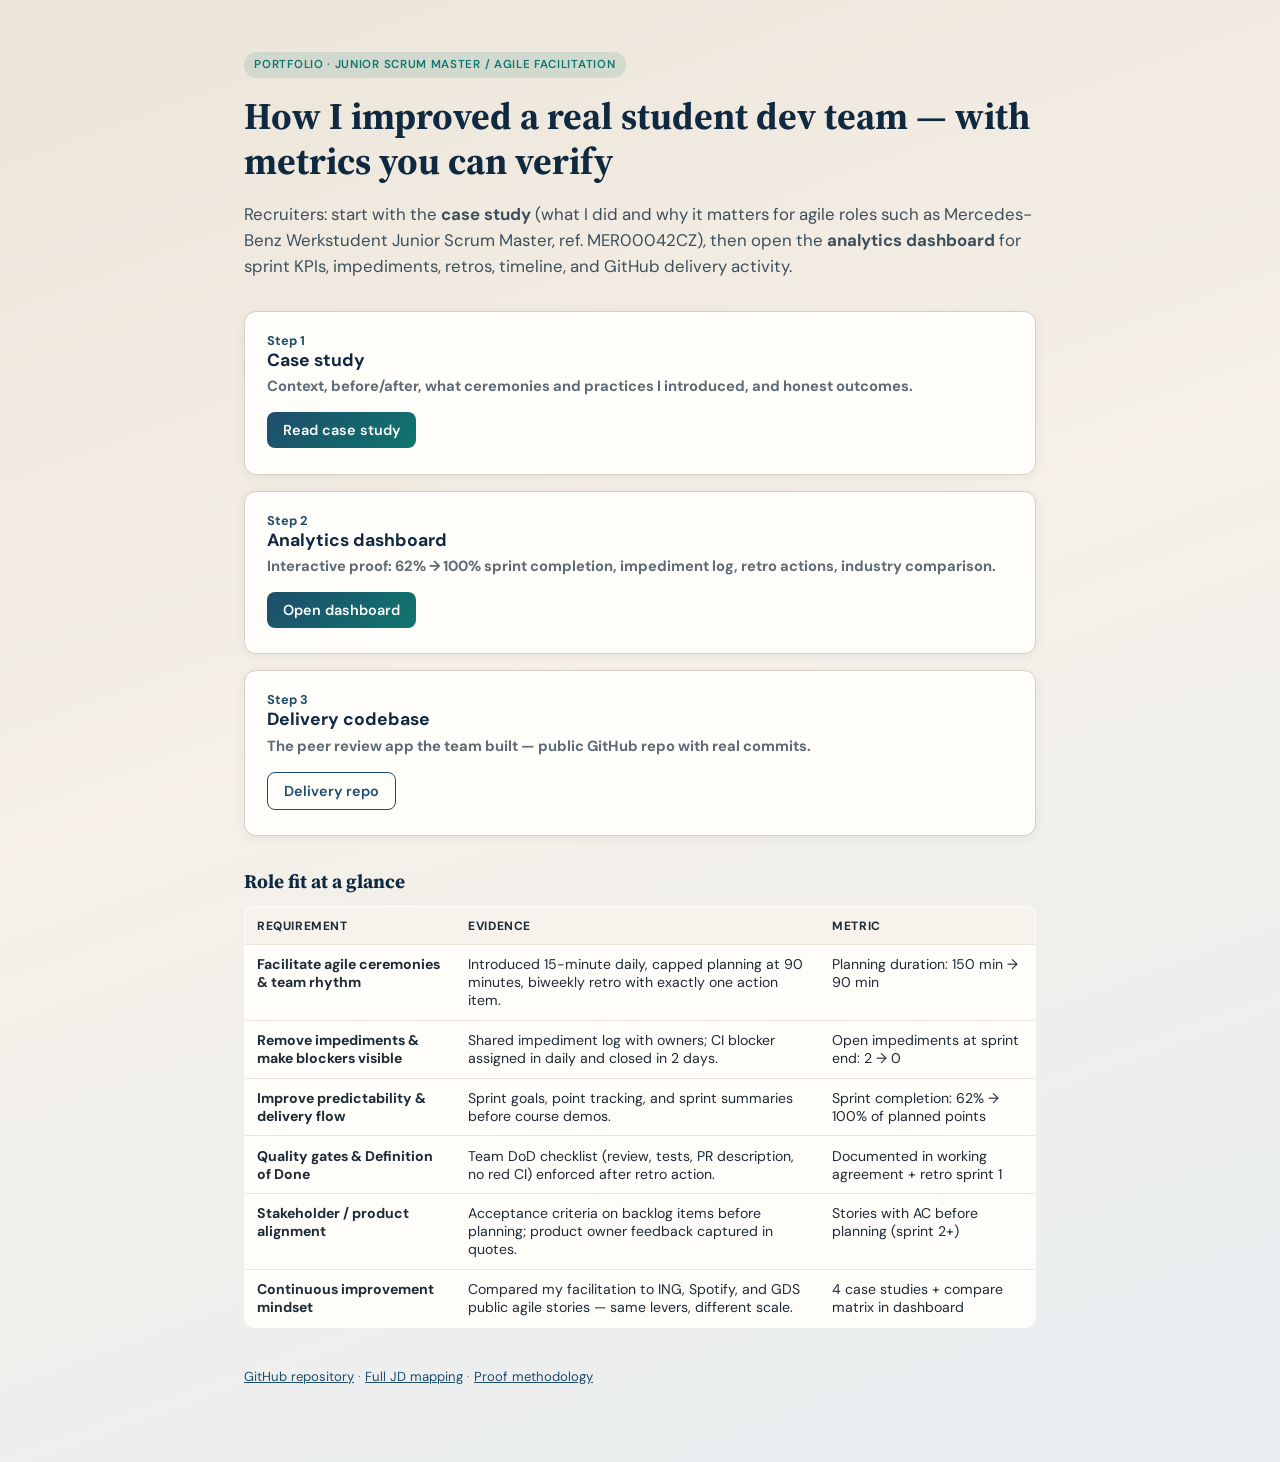
<file: index.html>
<!DOCTYPE html>
<html lang="en">
<head>
  <meta charset="utf-8">
  <meta name="viewport" content="width=device-width, initial-scale=1">
  <title>Winston Mascarenhas · Agile facilitation portfolio</title>
  <link rel="preconnect" href="https://fonts.googleapis.com">
  <link rel="preconnect" href="https://fonts.gstatic.com" crossorigin>
  <link href="https://fonts.googleapis.com/css2?family=DM+Sans:wght@400;600;700&family=Source+Serif+4:opsz,wght@8..60,700&display=swap" rel="stylesheet">
  <style>
    :root {
      --navy: #1e4d6b;
      --teal: #0f766e;
      --paper: #f5f0e8;
      --ink: #1c2b36;
    }
    * { box-sizing: border-box; }
    body {
      margin: 0;
      font-family: "DM Sans", system-ui, sans-serif;
      background: linear-gradient(160deg, #ebe4d8, var(--paper) 45%, #e8eef2);
      color: var(--ink);
      min-height: 100vh;
    }
    .wrap { max-width: 52rem; margin: 0 auto; padding: 2.5rem 1.25rem 4rem; }
    h1 {
      font-family: "Source Serif 4", Georgia, serif;
      font-size: clamp(1.75rem, 4vw, 2.35rem);
      color: #0f2940;
      line-height: 1.2;
      margin: 0 0 0.75rem;
    }
    .lead { font-size: 1.05rem; line-height: 1.55; color: #3d4f5c; margin-bottom: 2rem; }
    .badge {
      display: inline-block;
      font-size: 0.72rem;
      font-weight: 600;
      text-transform: uppercase;
      letter-spacing: 0.06em;
      background: rgba(15, 118, 110, 0.12);
      color: var(--teal);
      padding: 0.35rem 0.65rem;
      border-radius: 999px;
      margin-bottom: 1rem;
    }
    .steps { display: grid; gap: 1rem; margin: 2rem 0; }
    .step {
      background: #fffdf9;
      border: 1px solid #d8cfc4;
      border-radius: 12px;
      padding: 1.25rem 1.35rem;
      box-shadow: 0 2px 12px rgba(28, 43, 54, 0.06);
    }
    .step-num {
      font-weight: 700;
      color: var(--navy);
      font-size: 0.8rem;
      margin-bottom: 0.35rem;
    }
    .step h2 { font-size: 1.1rem; margin: 0 0 0.35rem; color: #0f2940; }
    .step p { margin: 0 0 1rem; font-size: 0.92rem; color: #5c6b76; }
    .btn {
      display: inline-block;
      text-decoration: none;
      font-weight: 600;
      font-size: 0.9rem;
      padding: 0.55rem 1rem;
      border-radius: 8px;
      margin-right: 0.5rem;
    }
    .btn-primary { background: linear-gradient(135deg, var(--navy), var(--teal)); color: #fff; }
    .btn-outline { border: 1px solid var(--navy); color: var(--navy); }
    table {
      width: 100%;
      border-collapse: collapse;
      font-size: 0.88rem;
      background: #fffdf9;
      border-radius: 10px;
      overflow: hidden;
      border: 1px solid #d8cfc4;
    }
    th, td { padding: 0.65rem 0.75rem; text-align: left; border-bottom: 1px solid #ebe4d8; vertical-align: top; }
    th { background: #f7f3ec; font-size: 0.75rem; text-transform: uppercase; letter-spacing: 0.05em; }
    .foot { margin-top: 2.5rem; font-size: 0.82rem; color: #6b7c88; }
    .foot a { color: var(--navy); }
  </style>
  <script src="web/js/paths.js"></script>
</head>
<body>
  <div class="wrap">
    <p class="badge">Portfolio · Junior Scrum Master / agile facilitation</p>
    <h1>How I improved a real student dev team — with metrics you can verify</h1>
    <p class="lead">
      Recruiters: start with the <strong>case study</strong> (what I did and why it matters for agile roles such as
      Mercedes-Benz Werkstudent Junior Scrum Master, ref. MER00042CZ), then open the <strong>analytics dashboard</strong>
      for sprint KPIs, impediments, retros, timeline, and GitHub delivery activity.
    </p>

    <div class="steps">
      <article class="step">
        <div class="step-num">Step 1
        <h2>Case study</h2>
        <p>Context, before/after, what ceremonies and practices I introduced, and honest outcomes.</p>
        <a class="btn btn-primary" id="linkCaseStudy" href="web/case-study.html">Read case study</a>
      </article>
      <article class="step">
        <div class="step-num">Step 2
        <h2>Analytics dashboard</h2>
        <p>Interactive proof: 62% → 100% sprint completion, impediment log, retro actions, industry comparison.</p>
        <a class="btn btn-primary" id="linkDashboard" href="web/index.html">Open dashboard</a>
      </article>
      <article class="step">
        <div class="step-num">Step 3
        <h2>Delivery codebase</h2>
        <p>The peer review app the team built — public GitHub repo with real commits.</p>
        <a class="btn btn-outline" href="https://github.com/WinstonMascarenhas1006/control-engineering-peer-correction" target="_blank" rel="noopener">Delivery repo</a>
      </article>
    </div>

    <h2 style="font-family:'Source Serif 4',serif;font-size:1.2rem;color:#0f2940;margin:2rem 0 0.75rem;">Role fit at a glance</h2>
    <table id="fitTable">
      <thead><tr><th>Requirement</th><th>Evidence</th><th>Metric</th></tr></thead>
      <tbody></tbody>
    </table>

    <p class="foot">
      <a href="https://github.com/WinstonMascarenhas1006/team-process-improvement">GitHub repository</a> ·
      <a id="linkRoleFit" href="docs/ROLE-FIT.md">Full JD mapping</a> ·
      <a href="docs/METHODOLOGY.md">Proof methodology</a>
    </p>
  </div>
  <script>
    (function () {
      const base = window.REPO_BASE || "";
      document.getElementById("linkCaseStudy").href = base + "/web/case-study.html";
      document.getElementById("linkDashboard").href = base + "/web/index.html";
      document.getElementById("linkRoleFit").href = base + "/docs/ROLE-FIT.md";
      fetch((window.assetUrl || ((p) => base + "/" + p))("data/role-fit.json"))
        .then((r) => r.json())
        .then((data) => {
          const tbody = document.querySelector("#fitTable tbody");
          (data.requirements || []).forEach((row) => {
            const tr = document.createElement("tr");
            tr.innerHTML = `<td><strong>${row.jd_theme}</strong></td><td>${row.my_evidence}</td><td>${row.metric || ""}</td>`;
            tbody.appendChild(tr);
          });
        })
        .catch(() => {});
    })();
  </script>
</body>
</html>
</file>
